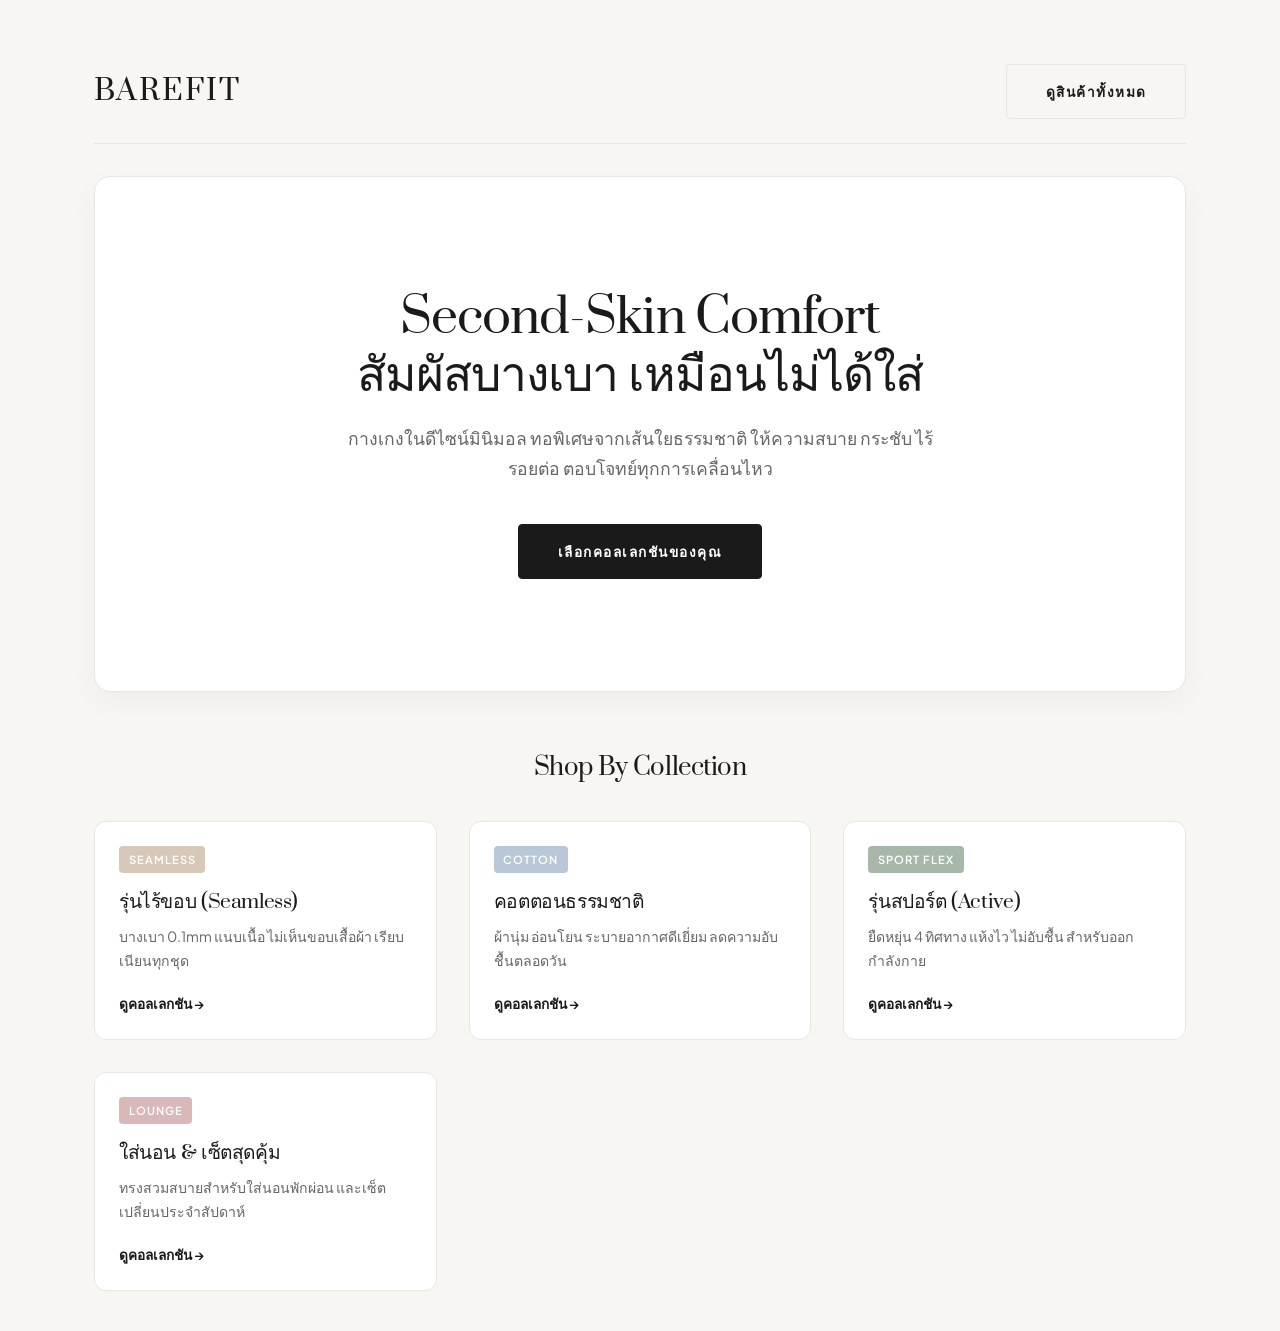
<file: index.html>
<!DOCTYPE html>
<html lang="th">
<head>
  <meta charset="UTF-8">
  <meta name="viewport" content="width=device-width, initial-scale=1.0">
  <title>BareFit Underwear | สัมผัสความสบายระดับพรีเมียม</title>
  <link rel="stylesheet" href="style.css">
</head>
<body>
  <div class="container">
    <header class="nav-header">
      <div class="brand-logo">BareFit</div>
      <a href="product.html" class="btn btn-secondary">ดูสินค้าทั้งหมด</a>
    </header>

    <section class="hero">
      <h1>Second-Skin Comfort<br>สัมผัสบางเบา เหมือนไม่ได้ใส่</h1>
      <p>กางเกงในดีไซน์มินิมอล ทอพิเศษจากเส้นใยธรรมชาติ ให้ความสบาย กระชับ ไร้รอยต่อ ตอบโจทย์ทุกการเคลื่อนไหว</p>
      <a href="product.html" class="btn">เลือกคอลเลกชันของคุณ</a>
    </section>

    <h2 style="text-align: center; margin-bottom: 2rem;">Shop By Collection</h2>
    <div class="mood-grid">
      <a href="product.html?mood=seamless" class="card">
        <span class="card-tag tag-seamless">Seamless</span>
        <h3>รุ่นไร้ขอบ (Seamless)</h3>
        <p>บางเบา 0.1mm แนบเนื้อ ไม่เห็นขอบเสื้อผ้า เรียบเนียนทุกชุด</p>
        <span style="font-size: 0.85rem; font-weight:600;">ดูคอลเลกชัน →</span>
      </a>
      <a href="product.html?mood=cotton" class="card">
        <span class="card-tag tag-cotton">Cotton</span>
        <h3>คอตตอนธรรมชาติ</h3>
        <p>ผ้านุ่ม อ่อนโยน ระบายอากาศดีเยี่ยม ลดความอับชื้นตลอดวัน</p>
        <span style="font-size: 0.85rem; font-weight:600;">ดูคอลเลกชัน →</span>
      </a>
      <a href="product.html?mood=sport" class="card">
        <span class="card-tag tag-sport">Sport Flex</span>
        <h3>รุ่นสปอร์ต (Active)</h3>
        <p>ยืดหยุ่น 4 ทิศทาง แห้งไว ไม่อับชื้น สำหรับออกกำลังกาย</p>
        <span style="font-size: 0.85rem; font-weight:600;">ดูคอลเลกชัน →</span>
      </a>
      <a href="product.html?mood=lounge" class="card">
        <span class="card-tag tag-lounge">Lounge</span>
        <h3>ใส่นอน & เซ็ตสุดคุ้ม</h3>
        <p>ทรงสวมสบายสำหรับใส่นอนพักผ่อน และเซ็ตเปลี่ยนประจำสัปดาห์</p>
        <span style="font-size: 0.85rem; font-weight:600;">ดูคอลเลกชัน →</span>
      </a>
    </div>
  </div>
</body>
</html>
</file>
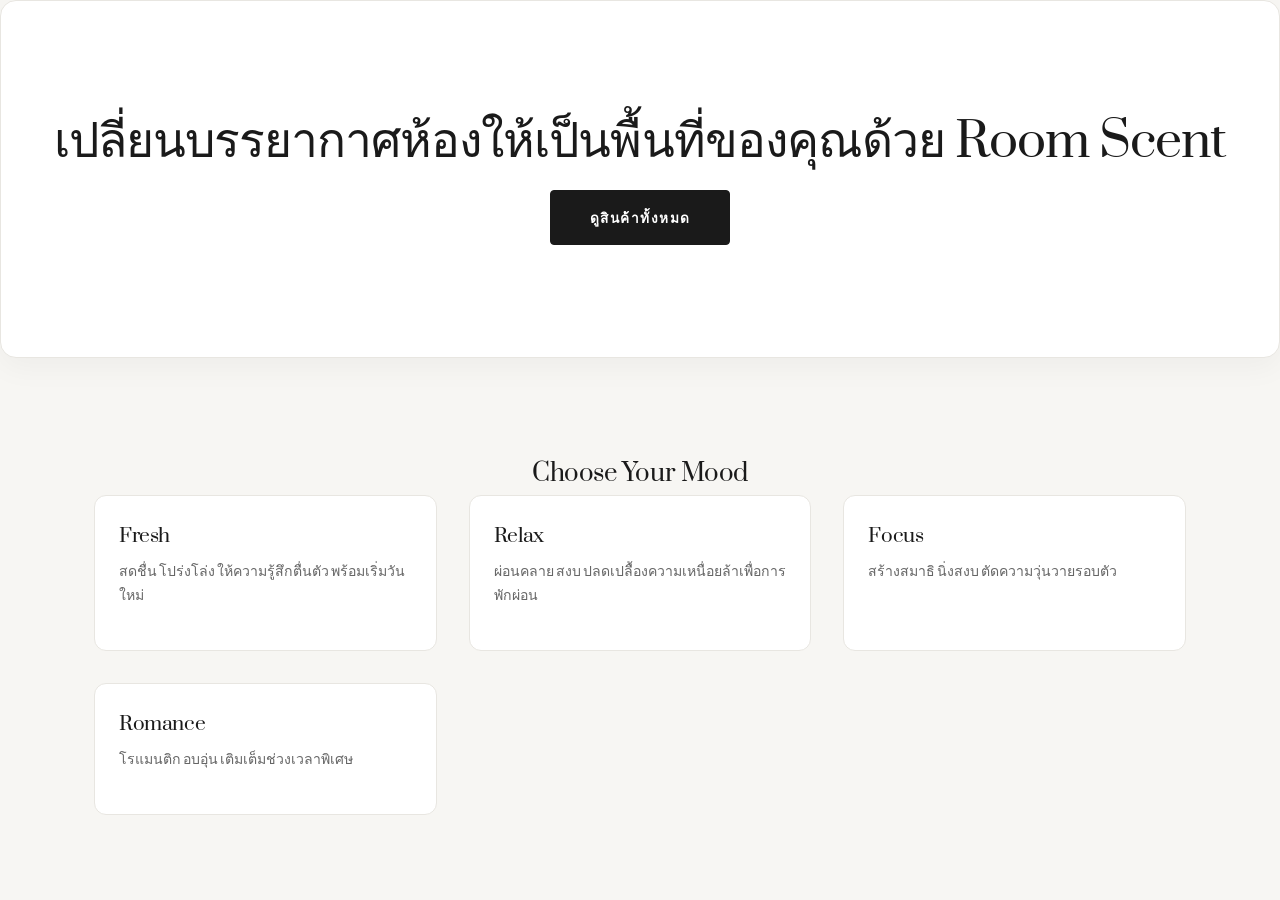
<file: gemini-code-1789225049922.html>
<!DOCTYPE html>
<html lang="th">
<head>
  <meta charset="UTF-8">
  <meta name="viewport" content="width=device-width, initial-scale=1.0">
  <title>Room Scent | แบรนด์น้ำหอมปรับบรรยากาศ</title>
  <link rel="stylesheet" href="style.css">
</head>
<body>
  <div class="hero">
    <h1>เปลี่ยนบรรยากาศห้องให้เป็นพื้นที่ของคุณด้วย Room Scent</h1>
    <a href="product.html" class="btn">ดูสินค้าทั้งหมด</a>
  </div>
  <div class="container">
    <h2 style="text-align: center;">Choose Your Mood</h2>
    <div class="mood-grid">
      <a href="product.html?mood=fresh" class="card mood-fresh">
        <h3>Fresh</h3>
        <p>สดชื่น โปร่งโล่ง ให้ความรู้สึกตื่นตัว พร้อมเริ่มวันใหม่</p>
      </a>
      <a href="product.html?mood=relax" class="card mood-relax">
        <h3>Relax</h3>
        <p>ผ่อนคลาย สงบ ปลดเปลื้องความเหนื่อยล้าเพื่อการพักผ่อน</p>
      </a>
      <a href="product.html?mood=focus" class="card mood-focus">
        <h3>Focus</h3>
        <p>สร้างสมาธิ นิ่งสงบ ตัดความวุ่นวายรอบตัว</p>
      </a>
      <a href="product.html?mood=romance" class="card mood-romance">
        <h3>Romance</h3>
        <p>โรแมนติก อบอุ่น เติมเต็มช่วงเวลาพิเศษ</p>
      </a>
    </div>
  </div>
</body>
</html>
</file>
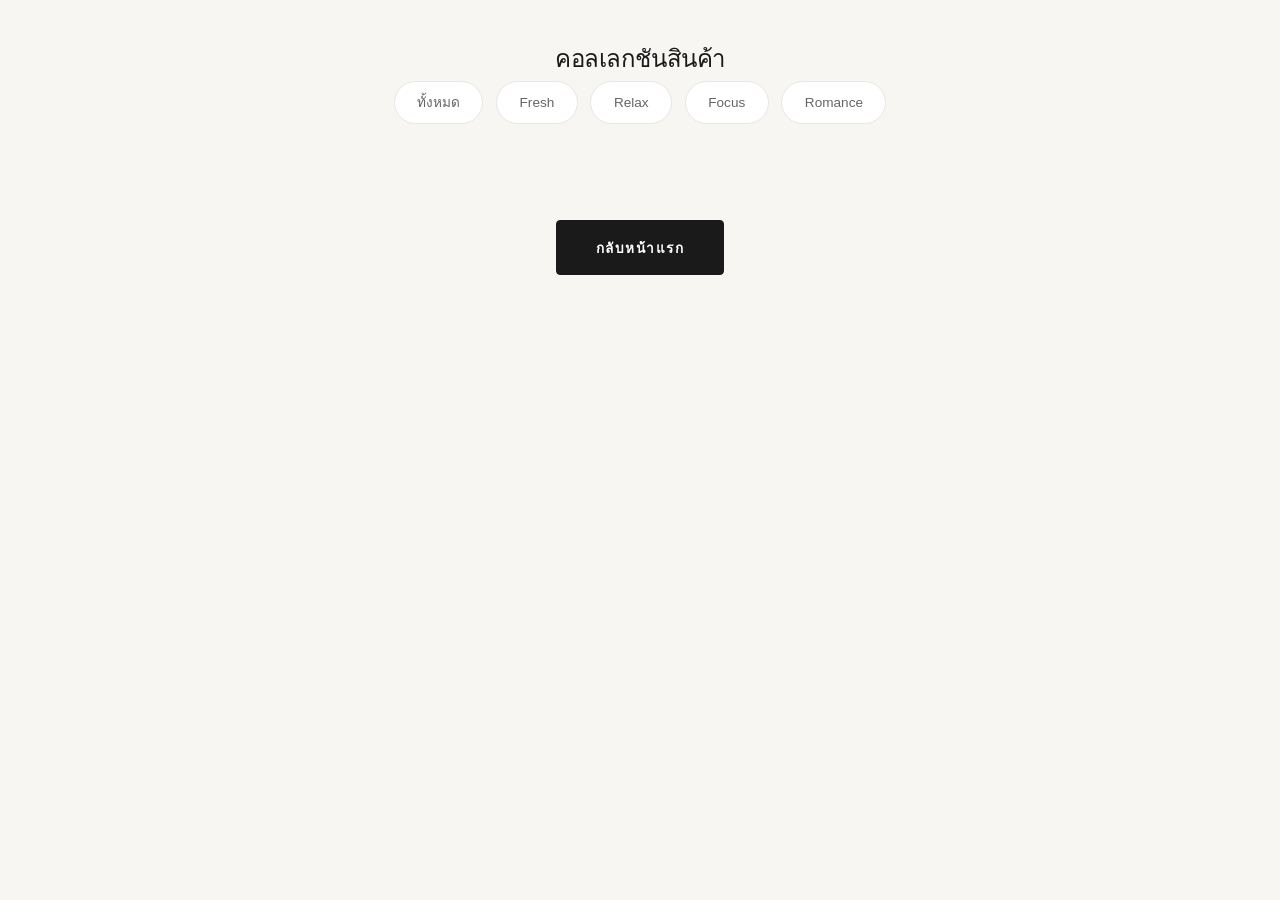
<file: gemini-code-1789225052222.html>
<!DOCTYPE html>
<html lang="th">
<head>
  <meta charset="UTF-8">
  <title>Products | Room Scent</title>
  <link rel="stylesheet" href="style.css">
</head>
<body>
  <div class="container">
    <h2 style="text-align: center;">คอลเลกชันสินค้า</h2>
    <div id="filter-bar">
      <button data-mood="all">ทั้งหมด</button>
      <button data-mood="fresh">Fresh</button>
      <button data-mood="relax">Relax</button>
      <button data-mood="focus">Focus</button>
      <button data-mood="romance">Romance</button>
    </div>
    <div id="product-list" class="product-grid"></div>
    <div style="text-align:center; margin-top:3rem;"><a href="index.html" class="btn">กลับหน้าแรก</a></div>
  </div>
  <script src="script.js"></script>
</body>
</html>
</file>
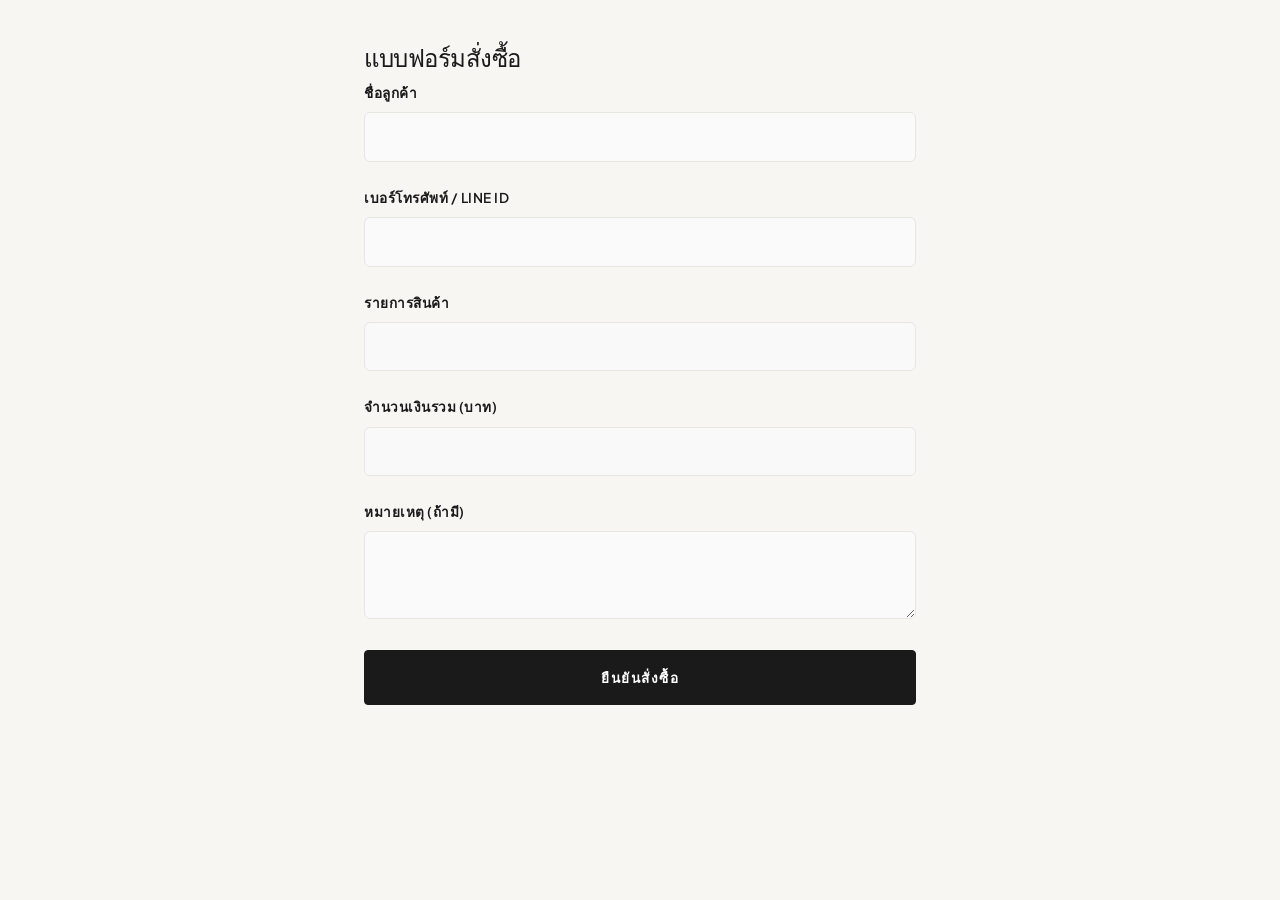
<file: gemini-code-1789225054296.html>
<!DOCTYPE html>
<html lang="th">
<head>
  <meta charset="UTF-8">
  <title>สั่งซื้อสินค้า | Room Scent</title>
  <link rel="stylesheet" href="style.css">
</head>
<body>
  <div class="container" style="max-width: 600px;">
    <h2>แบบฟอร์มสั่งซื้อ</h2>
    <form id="orderForm">
      <div class="form-group">
        <label>ชื่อลูกค้า</label>
        <input type="text" id="customerName" required>
      </div>
      <div class="form-group">
        <label>เบอร์โทรศัพท์ / Line ID</label>
        <input type="text" id="contact" required>
      </div>
      <div class="form-group">
        <label>รายการสินค้า</label>
        <input type="text" id="items" readonly style="background:#f9f9f9;">
      </div>
      <div class="form-group">
        <label>จำนวนเงินรวม (บาท)</label>
        <input type="number" id="total" readonly style="background:#f9f9f9;">
      </div>
      <div class="form-group">
        <label>หมายเหตุ (ถ้ามี)</label>
        <textarea id="note" rows="3"></textarea>
      </div>
      <button type="submit" class="btn" style="width:100%; background:var(--text-main); color:#fff;">ยืนยันสั่งซื้อ</button>
    </form>
  </div>
  <script src="script.js"></script>
</body>
</html>
</file>
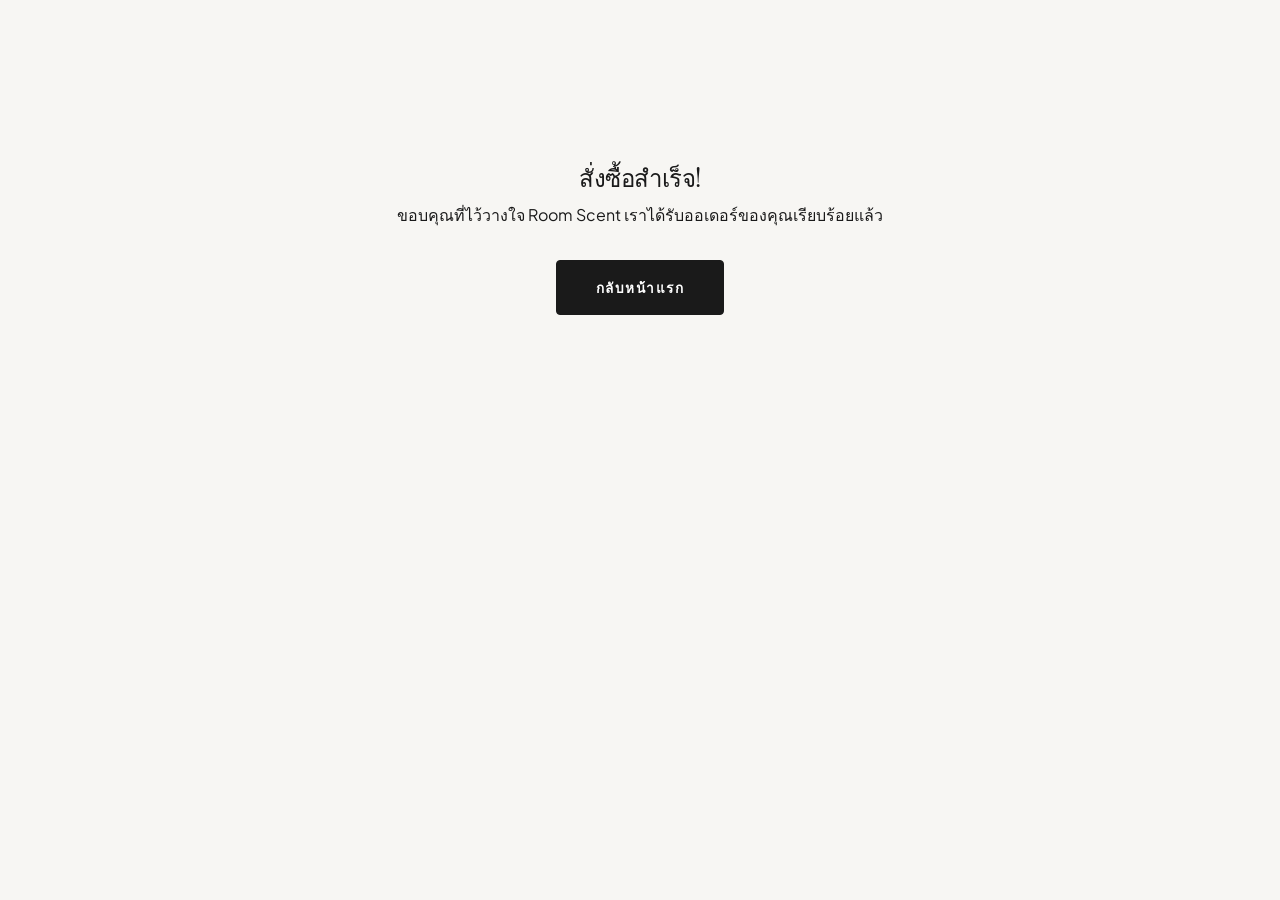
<file: gemini-code-1789225056374.html>
<!DOCTYPE html>
<html lang="th">
<head>
  <meta charset="UTF-8">
  <title>ขอบคุณที่สั่งซื้อ | Room Scent</title>
  <link rel="stylesheet" href="style.css">
</head>
<body>
  <div class="container" style="text-align: center; padding-top: 10rem;">
    <h2>สั่งซื้อสำเร็จ!</h2>
    <p style="margin-bottom: 2rem;">ขอบคุณที่ไว้วางใจ Room Scent เราได้รับออเดอร์ของคุณเรียบร้อยแล้ว</p>
    <a href="index.html" class="btn">กลับหน้าแรก</a>
  </div>
</body>
</html>
</file>
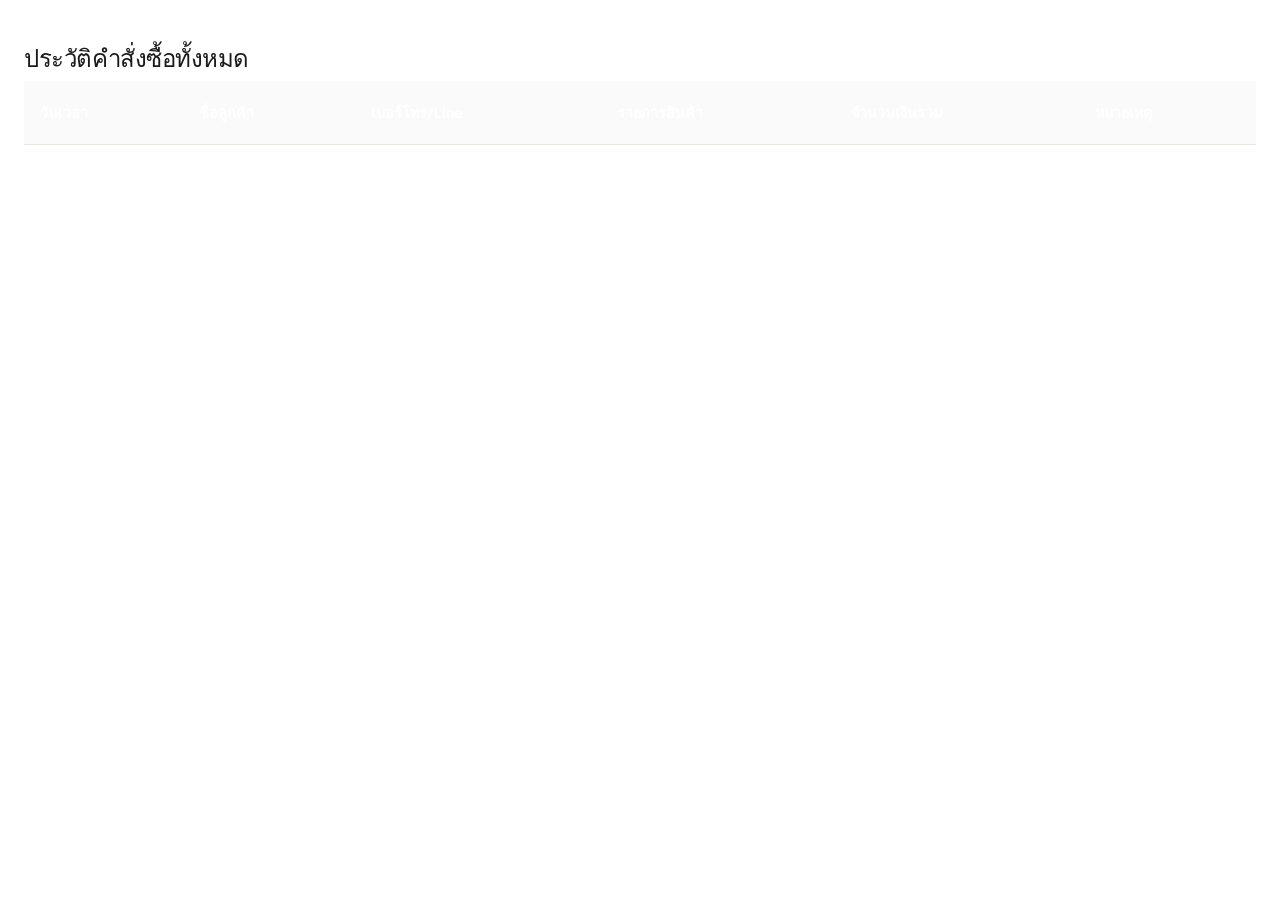
<file: gemini-code-1789225057681.html>
<!DOCTYPE html>
<html lang="th">
<head>
  <meta charset="UTF-8">
  <title>ระบบจัดการคำสั่งซื้อ | Room Scent</title>
  <link rel="stylesheet" href="style.css">
</head>
<body style="background: #f0f0f0;">
  <div class="container" style="max-width: 100%; background: #fff; min-height: 100vh;">
    <h2>ประวัติคำสั่งซื้อทั้งหมด</h2>
    <table id="ordersTable">
      <thead>
        <tr style="background: var(--text-main); color: #fff;">
          <th>วันเวลา</th>
          <th>ชื่อลูกค้า</th>
          <th>เบอร์โทร/Line</th>
          <th>รายการสินค้า</th>
          <th>จำนวนเงินรวม</th>
          <th>หมายเหตุ</th>
        </tr>
      </thead>
      <tbody>
        <!-- script.js จะดึงข้อมูลมาใส่ที่นี่ -->
      </tbody>
    </table>
  </div>
  <script src="script.js"></script>
</body>
</html>
</file>
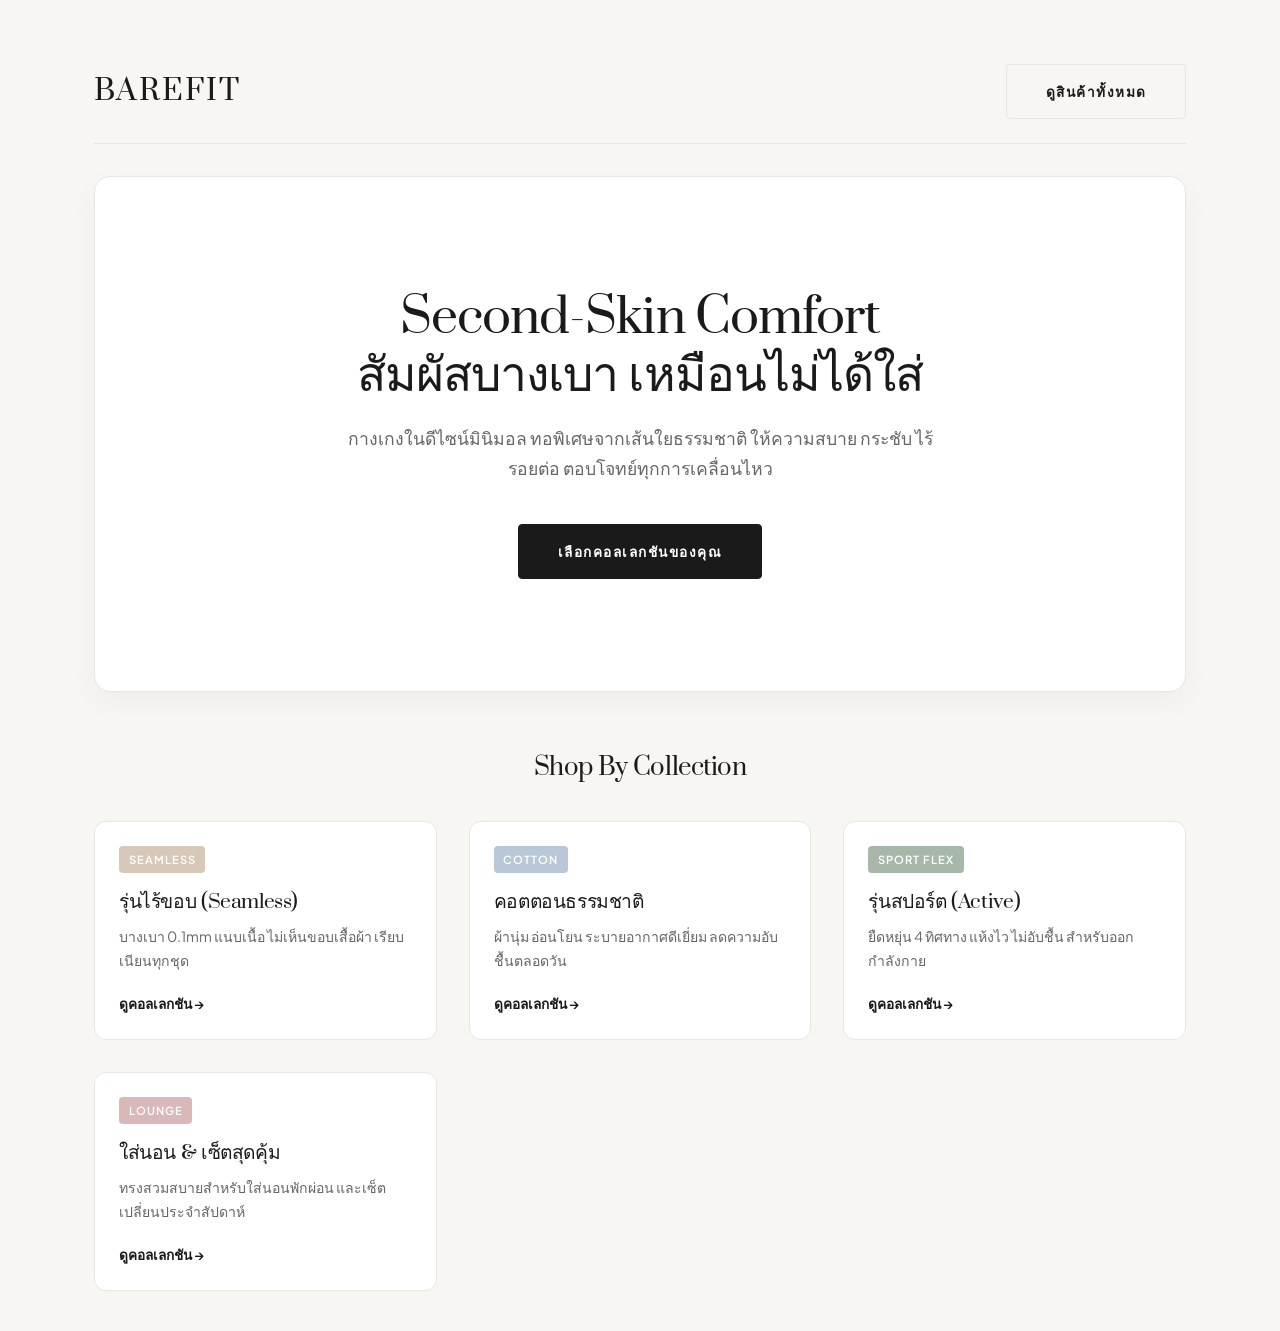
<file: gemini-code-1789228143876.html>
<!DOCTYPE html>
<html lang="th">
<head>
  <meta charset="UTF-8">
  <meta name="viewport" content="width=device-width, initial-scale=1.0">
  <title>BareFit Underwear | สัมผัสความสบายระดับพรีเมียม</title>
  <link rel="stylesheet" href="style.css">
</head>
<body>
  <div class="container">
    <header class="nav-header">
      <div class="brand-logo">BareFit</div>
      <a href="product.html" class="btn btn-secondary">ดูสินค้าทั้งหมด</a>
    </header>

    <section class="hero">
      <h1>Second-Skin Comfort<br>สัมผัสบางเบา เหมือนไม่ได้ใส่</h1>
      <p>กางเกงในดีไซน์มินิมอล ทอพิเศษจากเส้นใยธรรมชาติ ให้ความสบาย กระชับ ไร้รอยต่อ ตอบโจทย์ทุกการเคลื่อนไหว</p>
      <a href="product.html" class="btn">เลือกคอลเลกชันของคุณ</a>
    </section>

    <h2 style="text-align: center; margin-bottom: 2rem;">Shop By Collection</h2>
    <div class="mood-grid">
      <a href="product.html?mood=seamless" class="card">
        <span class="card-tag tag-seamless">Seamless</span>
        <h3>รุ่นไร้ขอบ (Seamless)</h3>
        <p>บางเบา 0.1mm แนบเนื้อ ไม่เห็นขอบเสื้อผ้า เรียบเนียนทุกชุด</p>
        <span style="font-size: 0.85rem; font-weight:600;">ดูคอลเลกชัน →</span>
      </a>
      <a href="product.html?mood=cotton" class="card">
        <span class="card-tag tag-cotton">Cotton</span>
        <h3>คอตตอนธรรมชาติ</h3>
        <p>ผ้านุ่ม อ่อนโยน ระบายอากาศดีเยี่ยม ลดความอับชื้นตลอดวัน</p>
        <span style="font-size: 0.85rem; font-weight:600;">ดูคอลเลกชัน →</span>
      </a>
      <a href="product.html?mood=sport" class="card">
        <span class="card-tag tag-sport">Sport Flex</span>
        <h3>รุ่นสปอร์ต (Active)</h3>
        <p>ยืดหยุ่น 4 ทิศทาง แห้งไว ไม่อับชื้น สำหรับออกกำลังกาย</p>
        <span style="font-size: 0.85rem; font-weight:600;">ดูคอลเลกชัน →</span>
      </a>
      <a href="product.html?mood=lounge" class="card">
        <span class="card-tag tag-lounge">Lounge</span>
        <h3>ใส่นอน & เซ็ตสุดคุ้ม</h3>
        <p>ทรงสวมสบายสำหรับใส่นอนพักผ่อน และเซ็ตเปลี่ยนประจำสัปดาห์</p>
        <span style="font-size: 0.85rem; font-weight:600;">ดูคอลเลกชัน →</span>
      </a>
    </div>
  </div>
</body>
</html>
</file>
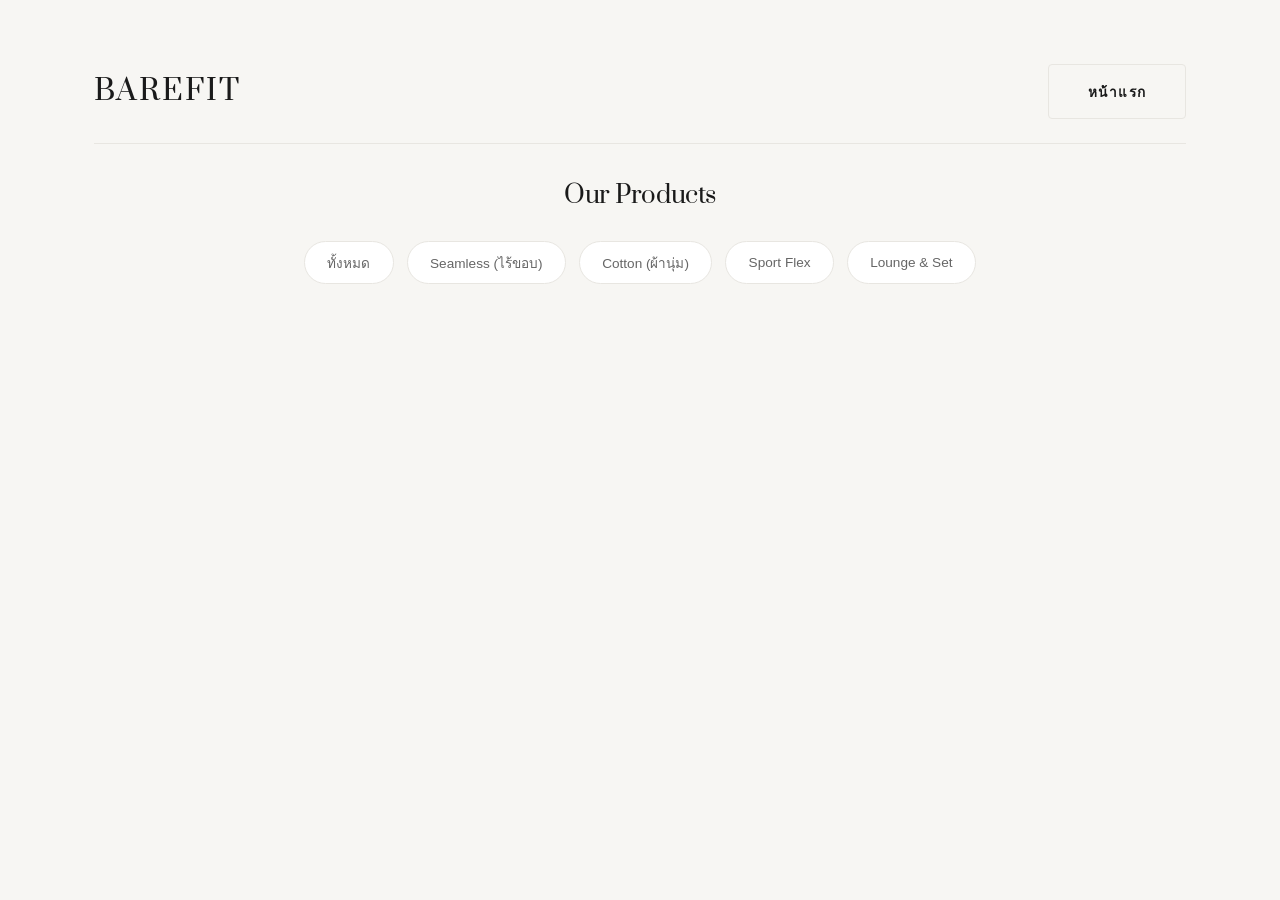
<file: gemini-code-1789228146013.html>
<!DOCTYPE html>
<html lang="th">
<head>
  <meta charset="UTF-8">
  <meta name="viewport" content="width=device-width, initial-scale=1.0">
  <title>BareFit Collection | เลือกซื้อสินค้า</title>
  <link rel="stylesheet" href="style.css">
</head>
<body>
  <div class="container">
    <header class="nav-header">
      <a href="index.html" class="brand-logo">BareFit</a>
      <a href="index.html" class="btn btn-secondary">หน้าแรก</a>
    </header>

    <h2 style="text-align: center; margin-bottom: 1.5rem;">Our Products</h2>
    <div id="filter-bar">
      <button data-mood="all">ทั้งหมด</button>
      <button data-mood="seamless">Seamless (ไร้ขอบ)</button>
      <button data-mood="cotton">Cotton (ผ้านุ่ม)</button>
      <button data-mood="sport">Sport Flex</button>
      <button data-mood="lounge">Lounge & Set</button>
    </div>

    <div id="product-list" class="product-grid"></div>
  </div>
  <script src="script.js"></script>
</body>
</html>
</file>
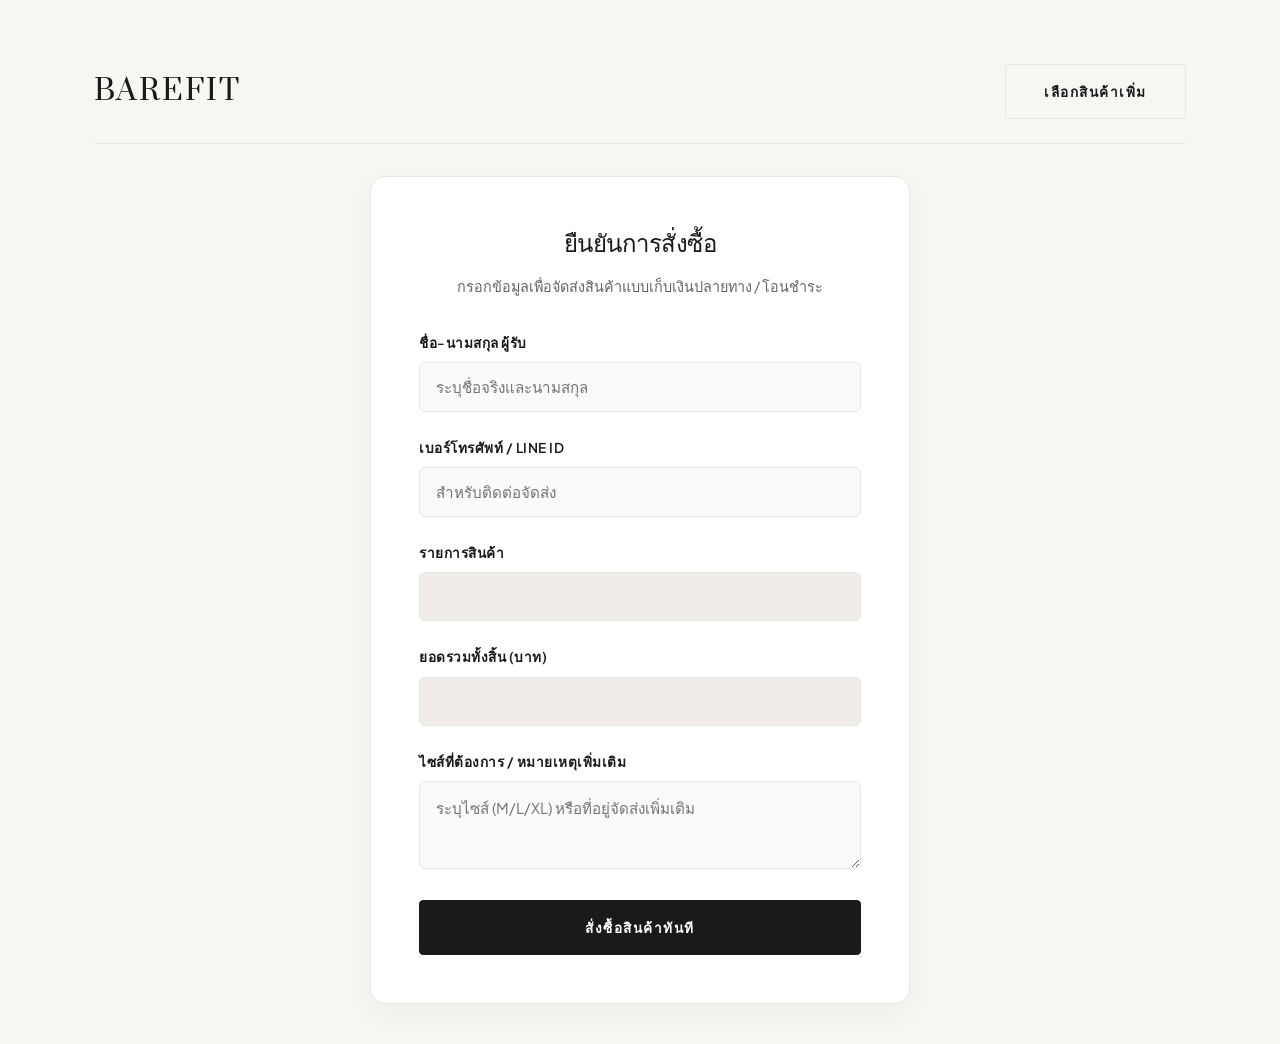
<file: gemini-code-1789228147514.html>
<!DOCTYPE html>
<html lang="th">
<head>
  <meta charset="UTF-8">
  <meta name="viewport" content="width=device-width, initial-scale=1.0">
  <title>Checkout | BareFit Underwear</title>
  <link rel="stylesheet" href="style.css">
</head>
<body>
  <div class="container">
    <header class="nav-header">
      <a href="index.html" class="brand-logo">BareFit</a>
      <a href="product.html" class="btn btn-secondary">เลือกสินค้าเพิ่ม</a>
    </header>

    <div class="form-card">
      <h2 style="text-align: center; margin-bottom: 0.5rem;">ยืนยันการสั่งซื้อ</h2>
      <p style="text-align: center; color: var(--text-muted); font-size: 0.9rem; margin-bottom: 2rem;">กรอกข้อมูลเพื่อจัดส่งสินค้าแบบเก็บเงินปลายทาง / โอนชำระ</p>
      
      <form id="orderForm">
        <div class="form-group">
          <label>ชื่อ-นามสกุล ผู้รับ</label>
          <input type="text" id="customerName" placeholder="ระบุชื่อจริงและนามสกุล" required>
        </div>
        <div class="form-group">
          <label>เบอร์โทรศัพท์ / LINE ID</label>
          <input type="text" id="contact" placeholder="สำหรับติดต่อจัดส่ง" required>
        </div>
        <div class="form-group">
          <label>รายการสินค้า</label>
          <input type="text" id="items" readonly style="background:#f0ede8; color:#333; font-weight:600;">
        </div>
        <div class="form-group">
          <label>ยอดรวมทั้งสิ้น (บาท)</label>
          <input type="number" id="total" readonly style="background:#f0ede8; color:#333; font-weight:600;">
        </div>
        <div class="form-group">
          <label>ไซส์ที่ต้องการ / หมายเหตุเพิ่มเติม</label>
          <textarea id="note" rows="3" placeholder="ระบุไซส์ (M/L/XL) หรือที่อยู่จัดส่งเพิ่มเติม"></textarea>
        </div>
        <button type="submit" class="btn" style="width:100%;">สั่งซื้อสินค้าทันที</button>
      </form>
    </div>
  </div>
  <script src="script.js"></script>
</body>
</html>
</file>
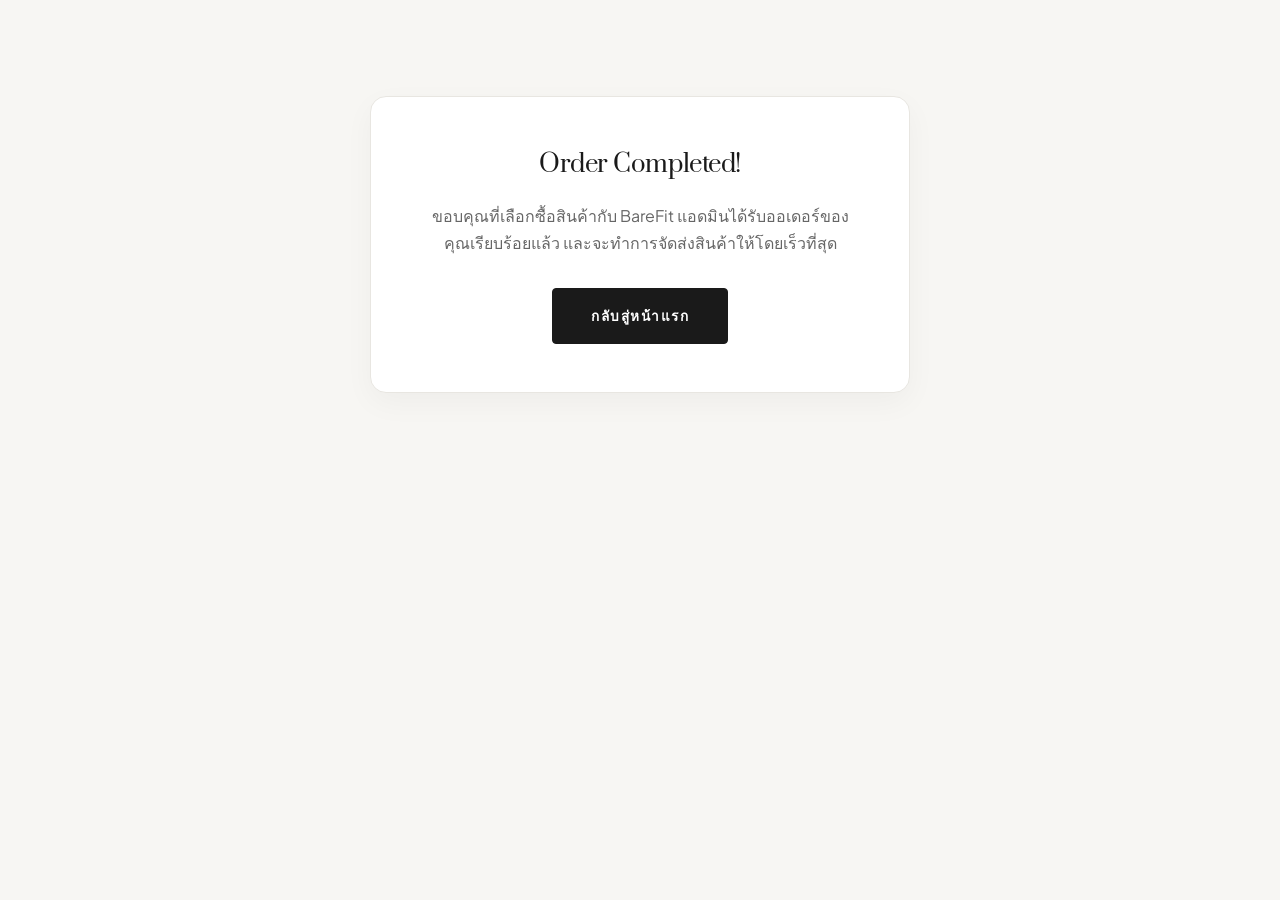
<file: gemini-code-1789228150208.html>
<!DOCTYPE html>
<html lang="th">
<head>
  <meta charset="UTF-8">
  <meta name="viewport" content="width=device-width, initial-scale=1.0">
  <title>Thank You | BareFit Underwear</title>
  <link rel="stylesheet" href="style.css">
</head>
<body>
  <div class="container" style="text-align: center; padding-top: 6rem;">
    <div class="form-card">
      <h2 style="margin-bottom: 1rem;">Order Completed!</h2>
      <p style="color: var(--text-muted); margin-bottom: 2rem;">ขอบคุณที่เลือกซื้อสินค้ากับ BareFit แอดมินได้รับออเดอร์ของคุณเรียบร้อยแล้ว และจะทำการจัดส่งสินค้าให้โดยเร็วที่สุด</p>
      <a href="index.html" class="btn">กลับสู่หน้าแรก</a>
    </div>
  </div>
</body>
</html>
</file>
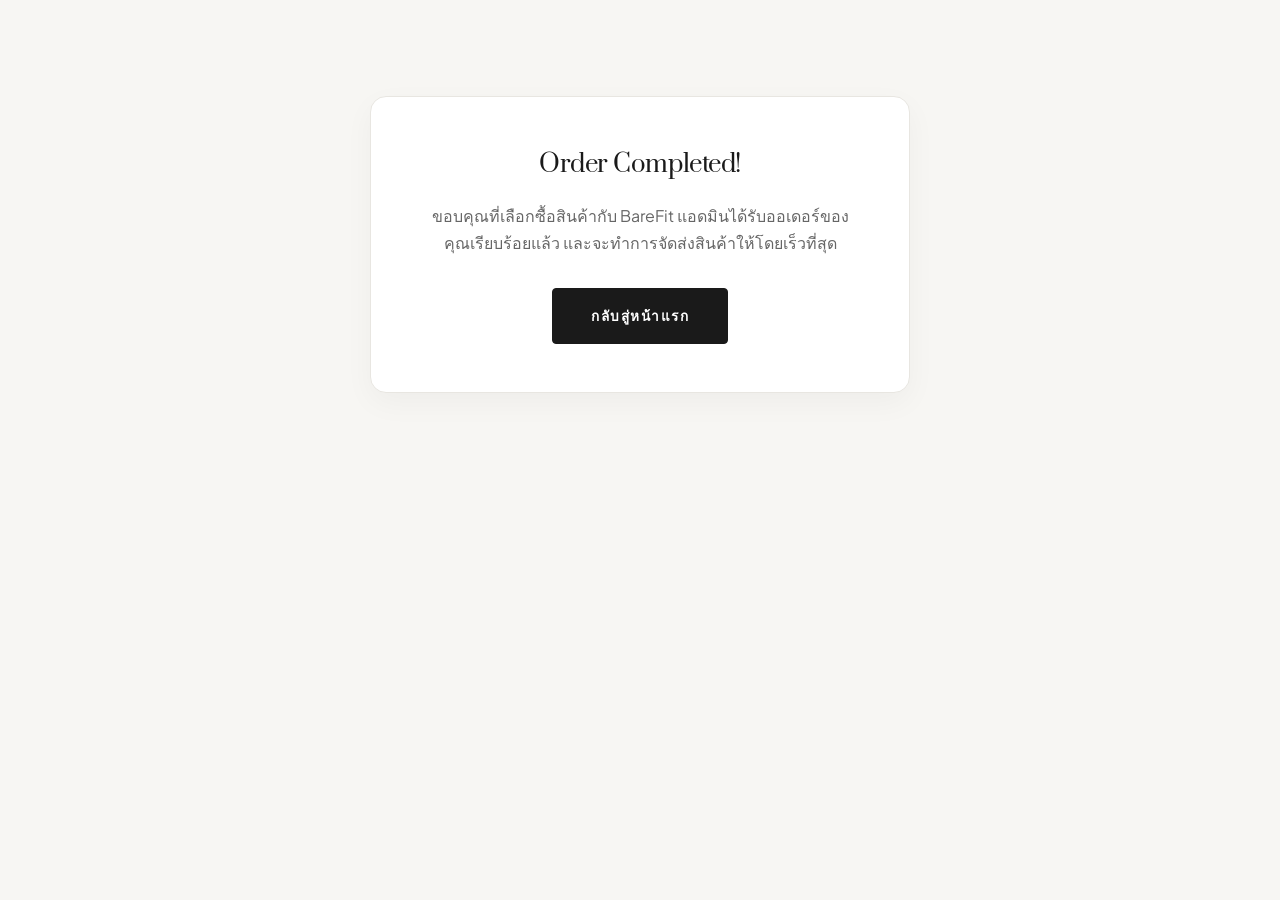
<file: thankyou.html>
<!DOCTYPE html>
<html lang="th">
<head>
  <meta charset="UTF-8">
  <meta name="viewport" content="width=device-width, initial-scale=1.0">
  <title>Thank You | BareFit Underwear</title>
  <link rel="stylesheet" href="style.css">
</head>
<body>
  <div class="container" style="text-align: center; padding-top: 6rem;">
    <div class="form-card">
      <h2 style="margin-bottom: 1rem;">Order Completed!</h2>
      <p style="color: var(--text-muted); margin-bottom: 2rem;">ขอบคุณที่เลือกซื้อสินค้ากับ BareFit แอดมินได้รับออเดอร์ของคุณเรียบร้อยแล้ว และจะทำการจัดส่งสินค้าให้โดยเร็วที่สุด</p>
      <a href="index.html" class="btn">กลับสู่หน้าแรก</a>
    </div>
  </div>
</body>
</html>
</file>
<file: style.css>
@import url('https://fonts.googleapis.com/css2?family=Plus+Jakarta+Sans:wght@300;400;500;600&family=Prata&display=swap');

:root {
  --bg-color: #f7f6f3;
  --card-bg: #ffffff;
  --text-main: #1a1a1a;
  --text-muted: #666666;
  --accent-gold: #c5a059;
  --border-light: #e8e6e1;
  --border-dark: #1a1a1a;
  --shadow-soft: 0 10px 30px rgba(0, 0, 0, 0.04);
  --shadow-hover: 0 15px 35px rgba(0, 0, 0, 0.08);

  --seamless-tag: #d8c8b8;
  --cotton-tag: #b8c8d8;
  --sport-tag: #a8b8a8;
  --lounge-tag: #d8b8b8;
}

* { box-sizing: border-box; margin: 0; padding: 0; }

body {
  font-family: 'Plus Jakarta Sans', sans-serif;
  background-color: var(--bg-color);
  color: var(--text-main);
  line-height: 1.7;
  -webkit-font-smoothing: antialiased;
}

h1, h2, h3 {
  font-family: 'Prata', serif;
  font-weight: 400;
  letter-spacing: -0.02em;
}

a { text-decoration: none; color: inherit; }

.container { max-width: 1140px; margin: 0 auto; padding: 2.5rem 1.5rem; }

/* Navbar */
.nav-header {
  display: flex;
  justify-content: space-between;
  align-items: center;
  padding: 1.5rem 0;
  border-bottom: 1px solid var(--border-light);
  margin-bottom: 2rem;
}

.brand-logo {
  font-family: 'Prata', serif;
  font-size: 1.8rem;
  letter-spacing: 2px;
  text-transform: uppercase;
}

/* Hero Section */
.hero {
  text-align: center;
  padding: 7rem 1.5rem;
  background: #ffffff;
  border-radius: 16px;
  box-shadow: var(--shadow-soft);
  margin-bottom: 3.5rem;
  border: 1px solid var(--border-light);
}

.hero h1 { font-size: 3rem; margin-bottom: 1.2rem; line-height: 1.2; }
.hero p { color: var(--text-muted); font-size: 1.1rem; max-width: 600px; margin: 0 auto 2.5rem; }

/* Buttons */
.btn {
  display: inline-block;
  padding: 0.95rem 2.4rem;
  border: 1px solid var(--border-dark);
  background: var(--border-dark);
  color: #fff;
  font-size: 0.85rem;
  font-weight: 600;
  text-transform: uppercase;
  letter-spacing: 1.5px;
  border-radius: 4px;
  cursor: pointer;
  transition: all 0.3s cubic-bezier(0.16, 1, 0.3, 1);
}

.btn:hover {
  background: transparent;
  color: var(--border-dark);
  transform: translateY(-2px);
}

.btn-secondary {
  background: transparent;
  color: var(--border-dark);
  border: 1px solid var(--border-light);
}

.btn-secondary:hover {
  border-color: var(--border-dark);
  background: var(--border-dark);
  color: #fff;
}

/* Grid & Cards */
.mood-grid, .product-grid {
  display: grid;
  grid-template-columns: repeat(auto-fill, minmax(260px, 1fr));
  gap: 2rem;
}

.card {
  background: var(--card-bg);
  border: 1px solid var(--border-light);
  border-radius: 12px;
  padding: 1.5rem;
  text-align: left;
  transition: all 0.3s ease;
  position: relative;
  overflow: hidden;
  display: flex;
  flex-direction: column;
}

.card:hover {
  transform: translateY(-6px);
  box-shadow: var(--shadow-hover);
}

.card img {
  width: 100%;
  aspect-ratio: 1/1;
  object-fit: cover;
  border-radius: 8px;
  margin-bottom: 1.2rem;
  background-color: #f0ede8;
}

.card h3 { font-size: 1.2rem; margin-bottom: 0.4rem; }
.card p { color: var(--text-muted); font-size: 0.88rem; margin-bottom: 1.2rem; flex-grow: 1; }
.card .price { font-size: 1.1rem; font-weight: 600; color: var(--text-main); margin-bottom: 1rem; }

/* Category Tags */
.card-tag {
  display: inline-block;
  font-size: 0.7rem;
  font-weight: 600;
  text-transform: uppercase;
  letter-spacing: 1px;
  padding: 0.25rem 0.6rem;
  border-radius: 4px;
  margin-bottom: 0.8rem;
  width: fit-content;
}

.tag-seamless { background: var(--seamless-tag); color: #fff; }
.tag-cotton { background: var(--cotton-tag); color: #fff; }
.tag-sport { background: var(--sport-tag); color: #fff; }
.tag-lounge { background: var(--lounge-tag); color: #fff; }

/* Filter Bar */
#filter-bar {
  display: flex;
  justify-content: center;
  gap: 0.8rem;
  flex-wrap: wrap;
  margin-bottom: 3rem;
}

#filter-bar button {
  padding: 0.6rem 1.4rem;
  border: 1px solid var(--border-light);
  background: var(--card-bg);
  color: var(--text-muted);
  border-radius: 30px;
  font-size: 0.85rem;
  font-weight: 500;
  cursor: pointer;
  transition: all 0.2s ease;
}

#filter-bar button:hover, #filter-bar button.active {
  border-color: var(--border-dark);
  background: var(--border-dark);
  color: #fff;
}

/* Forms */
.form-card {
  background: #fff;
  padding: 3rem;
  border-radius: 16px;
  border: 1px solid var(--border-light);
  box-shadow: var(--shadow-soft);
  max-width: 540px;
  margin: 0 auto;
}

.form-group { margin-bottom: 1.5rem; text-align: left; }
.form-group label { display: block; margin-bottom: 0.5rem; font-size: 0.85rem; font-weight: 600; text-transform: uppercase; letter-spacing: 0.5px; }
.form-group input, .form-group textarea {
  width: 100%;
  padding: 0.9rem 1rem;
  border: 1px solid var(--border-light);
  border-radius: 6px;
  font-family: inherit;
  font-size: 0.95rem;
  background: #fafafa;
  transition: border 0.2s ease;
}

.form-group input:focus, .form-group textarea:focus {
  outline: none;
  border-color: var(--border-dark);
  background: #fff;
}

/* Table */
.table-container {
  background: #fff;
  border-radius: 12px;
  border: 1px solid var(--border-light);
  overflow-x: auto;
  box-shadow: var(--shadow-soft);
}

table { width: 100%; border-collapse: collapse; text-align: left; font-size: 0.9rem; }
th { background: #fafafa; padding: 1.2rem 1rem; font-weight: 600; border-bottom: 1px solid var(--border-light); }
td { padding: 1.2rem 1rem; border-bottom: 1px solid var(--border-light); }
tr:last-child td { border-bottom: none; }
</file>
